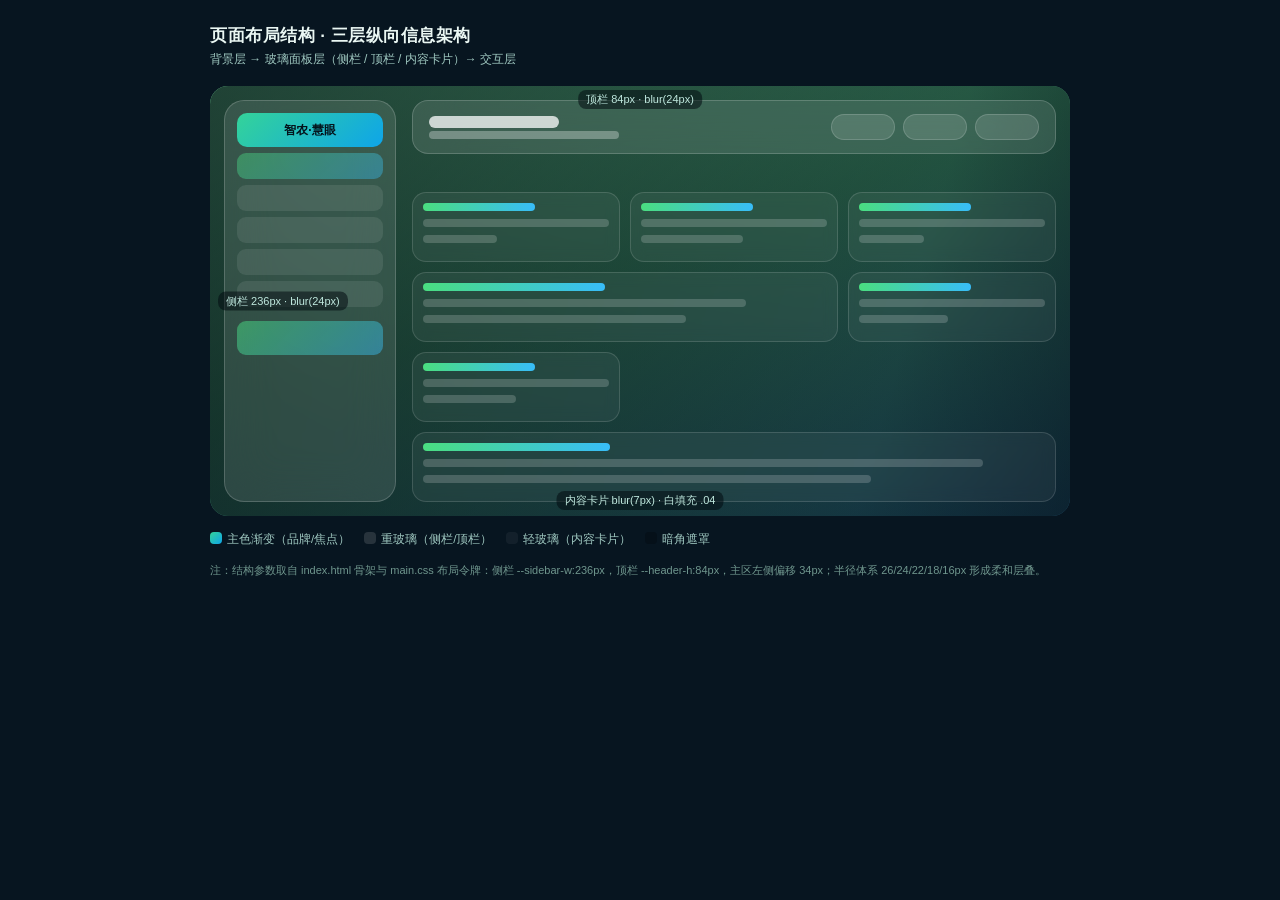
<file: _design_att/layout.html>
<!doctype html>
<html lang="zh-CN">
<head>
<meta charset="utf-8">
<meta name="viewport" content="width=device-width, initial-scale=1">
<meta name="use-iframe" content="true">
<meta name="html-box-height-mode" content="auto">
<meta name="description" content="智农·慧眼页面布局结构：背景层、侧边导航、顶部栏、内容滚动区与玻璃层级">
<title>页面布局结构</title>
<style>
  * { box-sizing: border-box; margin: 0; padding: 0; }
  body { font-family: "Inter","PingFang SC","Microsoft YaHei",sans-serif;
         background: #071520; color: #eaf7f3; padding: 24px; }
  .wrap { max-width: 860px; margin: 0 auto; }
  .h { font-size: 17px; font-weight: 700; letter-spacing: .5px; margin-bottom: 4px; }
  .sub { font-size: 12px; color: #9fc8c0; margin-bottom: 18px; }
  /* 舞台 */
  .stage { position: relative; height: 430px; border-radius: 18px; overflow: hidden;
           background: linear-gradient(160deg,#3f7a5e 0%,#2c5d4a 40%,#14344a 100%); }
  .bg-field { position: absolute; inset: 0;
              background: linear-gradient(160deg,#4e9a6e,#2c6b4f 45%,#163c52);
              opacity: .85; }
  .vignette { position: absolute; inset: 0;
              background: linear-gradient(105deg,rgba(3,11,17,.60),rgba(3,11,17,.40) 40%,rgba(3,11,17,.24) 78%,rgba(3,11,17,.50));
              border-radius: 18px; }
  /* 侧栏 */
  .sidebar { position: absolute; left: 14px; top: 14px; bottom: 14px; width: 172px;
             background: rgba(255,255,255,.11); border: 1px solid rgba(255,255,255,.18);
             border-radius: 20px; backdrop-filter: blur(24px); z-index: 40;
             display: flex; flex-direction: column; padding: 12px; gap: 6px; }
  .logo { height: 34px; border-radius: 10px; background: linear-gradient(135deg,#34d399,#0ea5e9);
          display:flex; align-items:center; justify-content:center; font-size:12px; font-weight:700; color:#04121b; }
  .navi { height: 26px; border-radius: 9px; background: rgba(255,255,255,.09); }
  .navi.on { background: linear-gradient(135deg,rgba(74,222,128,.42),rgba(56,189,248,.4)); }
  .navi.cta { height: 34px; margin-top: 8px; background: linear-gradient(135deg,rgba(74,222,128,.5),rgba(56,189,248,.46)); }
  /* 顶栏 */
  .header { position: absolute; left: calc(14px + 172px + 16px); right: 14px; top: 14px; height: 54px;
            background: rgba(255,255,255,.11); border: 1px solid rgba(255,255,255,.18);
            border-radius: 16px; backdrop-filter: blur(24px); z-index: 30;
            display: flex; align-items: center; justify-content: space-between; padding: 0 16px; }
  .hleft { display:flex; flex-direction:column; gap:3px; }
  .htitle { width: 130px; height: 12px; border-radius: 6px; background: rgba(255,255,255,.75); }
  .hsub { width: 190px; height: 8px; border-radius: 5px; background: rgba(255,255,255,.3); }
  .hchips { display:flex; gap:8px; }
  .chip { height: 26px; width: 64px; border-radius: 999px; background: rgba(255,255,255,.13);
          border:1px solid rgba(255,255,255,.16); }
  /* 内容区 */
  .content { position: absolute; left: calc(14px + 172px + 16px); right: 14px;
             top: 14px + 54px + 14px; bottom: 14px; border-radius: 16px;
             display: grid; grid-template-columns: 1fr 1fr 1fr; grid-template-rows: repeat(4,1fr); gap: 10px; }
  .card { border-radius: 14px; background: rgba(255,255,255,.05);
          border: 1px solid rgba(255,255,255,.14); backdrop-filter: blur(7px);
          padding: 10px; }
  .card .bar { height: 8px; border-radius: 4px; background: rgba(255,255,255,.18); margin-bottom: 8px; }
  .card .bar.g { width: 60%; background: linear-gradient(90deg,#4ade80,#38bdf8); }
  .card.s2 { grid-column: span 2; }
  .card.s2x { grid-column: span 3; }
  /* 标注 */
  .dim { position: absolute; font-size: 11px; color: #bfe8de; z-index: 60;
         background: rgba(3,11,17,.55); padding: 2px 8px; border-radius: 8px; white-space: nowrap; }
  .d-sidebar { left: 8px; top: 50%; transform: translateY(-50%); }
  .d-main { left: 50%; top: 4px; transform: translateX(-50%); }
  .d-glass { left: 50%; bottom: 6px; transform: translateX(-50%); }
  .legend { margin-top: 16px; display: flex; gap: 14px; flex-wrap: wrap; font-size: 11.5px; color: #9fc8c0; }
  .legend i { display:inline-block; width: 12px; height: 12px; border-radius: 4px; margin-right: 5px; vertical-align: -1px; }
  .foot { margin-top: 14px; font-size: 11px; color: #6f968d; line-height: 1.7; }
</style>
</head>
<body>
<div class="wrap">
  <div class="h">页面布局结构 · 三层纵向信息架构</div>
  <div class="sub">背景层 → 玻璃面板层（侧栏 / 顶栏 / 内容卡片）→ 交互层</div>

  <div class="stage">
    <div class="bg-field"></div>
    <div class="vignette"></div>

    <div class="sidebar">
      <div class="logo">智农·慧眼</div>
      <div class="navi on"></div>
      <div class="navi"></div>
      <div class="navi"></div>
      <div class="navi"></div>
      <div class="navi"></div>
      <div class="navi cta"></div>
    </div>

    <div class="header">
      <div class="hleft"><div class="htitle"></div><div class="hsub"></div></div>
      <div class="hchips"><div class="chip"></div><div class="chip"></div><div class="chip"></div></div>
    </div>

    <div class="content">
      <div class="card"><div class="bar g"></div><div class="bar"></div><div class="bar" style="width:40%"></div></div>
      <div class="card"><div class="bar g"></div><div class="bar"></div><div class="bar" style="width:55%"></div></div>
      <div class="card"><div class="bar g"></div><div class="bar"></div><div class="bar" style="width:35%"></div></div>
      <div class="card s2"><div class="bar g" style="width:45%"></div><div class="bar" style="width:80%"></div><div class="bar" style="width:65%"></div></div>
      <div class="card"><div class="bar g"></div><div class="bar"></div><div class="bar" style="width:48%"></div></div>
      <div class="card"><div class="bar g"></div><div class="bar"></div><div class="bar" style="width:50%"></div></div>
      <div class="card s2x"><div class="bar g" style="width:30%"></div><div class="bar" style="width:90%"></div><div class="bar" style="width:72%"></div></div>
    </div>

    <div class="dim d-sidebar">侧栏 236px · blur(24px)</div>
    <div class="dim d-main">顶栏 84px · blur(24px)</div>
    <div class="dim d-glass">内容卡片 blur(7px) · 白填充 .04</div>
  </div>

  <div class="legend">
    <span><i style="background:linear-gradient(135deg,#34d399,#0ea5e9)"></i>主色渐变（品牌/焦点）</span>
    <span><i style="background:rgba(255,255,255,.13)"></i>重玻璃（侧栏/顶栏）</span>
    <span><i style="background:rgba(255,255,255,.05)"></i>轻玻璃（内容卡片）</span>
    <span><i style="background:rgba(3,11,17,.5)"></i>暗角遮罩</span>
  </div>

  <div class="foot">注：结构参数取自 index.html 骨架与 main.css 布局令牌：侧栏 --sidebar-w:236px，顶栏 --header-h:84px，主区左侧偏移 34px；半径体系 26/24/22/18/16px 形成柔和层叠。</div>
</div>
</body>
</html>
</file>
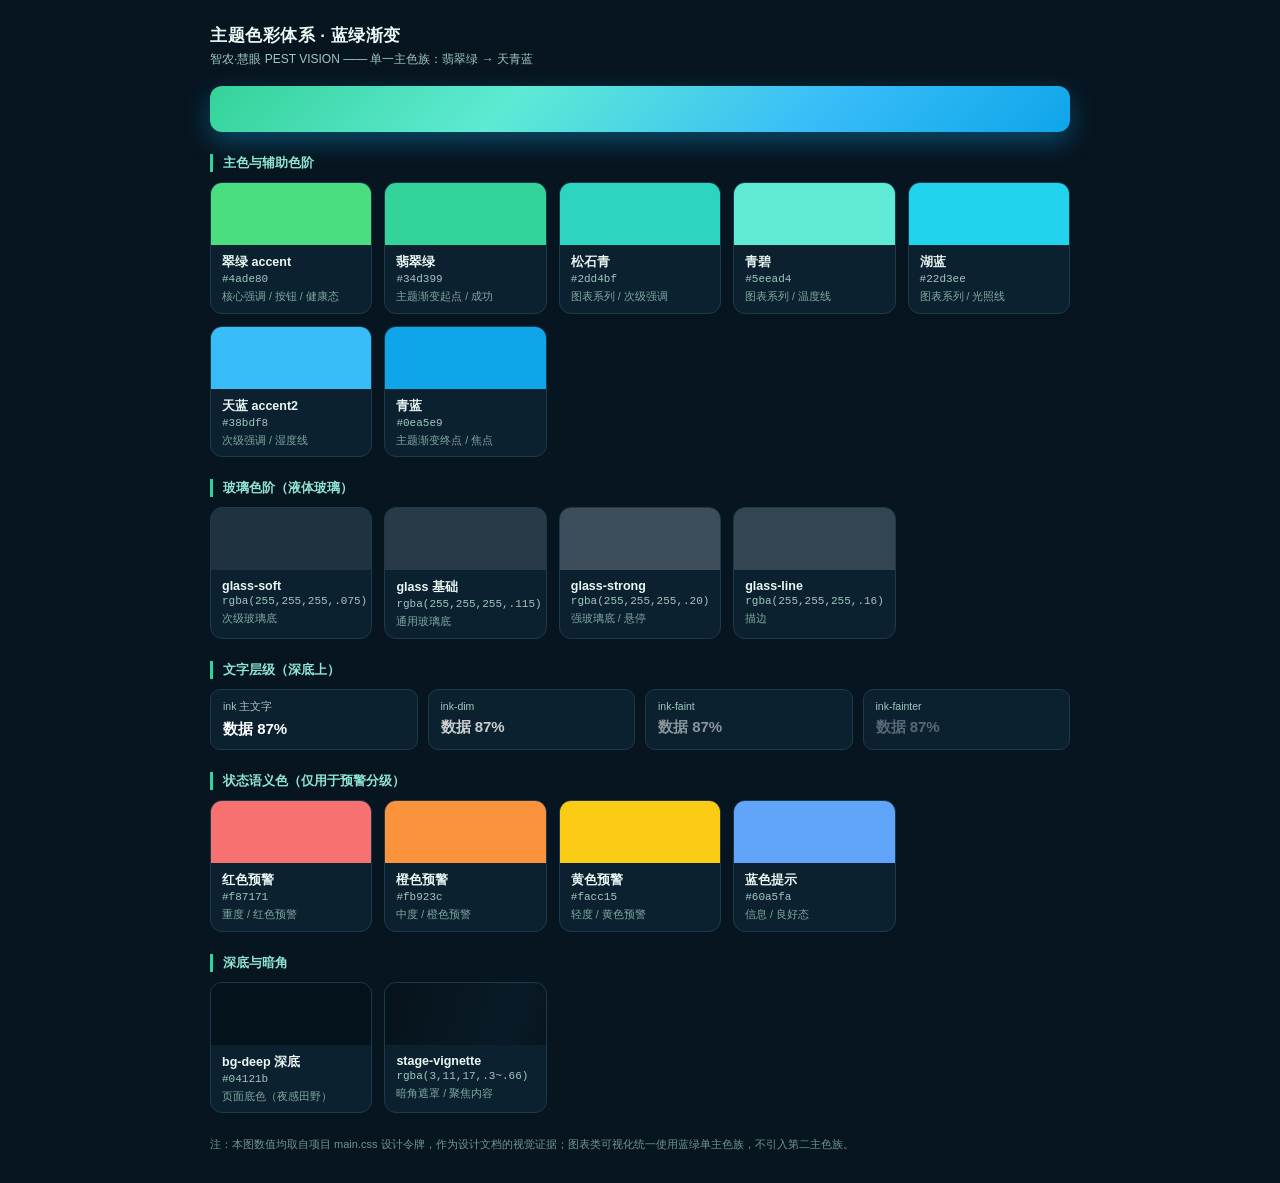
<file: _design_att/palette.html>
<!doctype html>
<html lang="zh-CN">
<head>
<meta charset="utf-8">
<meta name="viewport" content="width=device-width, initial-scale=1">
<meta name="use-iframe" content="true">
<meta name="html-box-height-mode" content="auto">
<meta name="description" content="智农·慧眼 PEST VISION 主题色彩体系：蓝绿渐变主色、辅助色阶、玻璃色阶、文字层级与状态语义色">
<title>主题色彩体系</title>
<style>
  * { box-sizing: border-box; margin: 0; padding: 0; }
  body { font-family: "Inter","PingFang SC","HarmonyOS Sans SC","Microsoft YaHei",sans-serif;
         background: #071520; color: #eaf7f3; padding: 24px; }
  .wrap { max-width: 860px; margin: 0 auto; }
  .h { font-size: 17px; font-weight: 700; letter-spacing: .5px; margin-bottom: 4px; }
  .sub { font-size: 12px; color: #9fc8c0; margin-bottom: 18px; }
  .sec { font-size: 13px; font-weight: 600; color: #8fe3d2; margin: 22px 0 10px;
         padding-left: 10px; border-left: 3px solid #34d399; }
  .gradbar { height: 46px; border-radius: 12px; margin-bottom: 20px;
             background: linear-gradient(135deg,#34d399 0%,#5eead4 35%,#38bdf8 70%,#0ea5e9 100%);
             box-shadow: 0 10px 26px rgba(14,165,233,.35); }
  .grid { display: grid; grid-template-columns: repeat(auto-fill, minmax(150px,1fr)); gap: 12px; }
  .sw { border-radius: 12px; overflow: hidden; background: #0c2130; border: 1px solid #1d3a4c; }
  .sw .c { height: 62px; }
  .sw .t { padding: 9px 11px; }
  .sw .n { font-size: 12.5px; font-weight: 600; color: #eaf7f3; }
  .sw .v { font-size: 11px; color: #9fc8c0; font-family: Consolas,monospace; margin-top: 2px; }
  .sw .r { font-size: 10.5px; color: #7fa89f; margin-top: 4px; line-height: 1.4; }
  .ink { display: grid; grid-template-columns: repeat(4,1fr); gap: 10px; }
  .ink .i { border-radius: 10px; padding: 10px 12px; background: #0c2130; border: 1px solid #1d3a4c; }
  .ink .lb { font-size: 10.5px; color: #9fc8c0; margin-bottom: 6px; }
  .ink .sm { font-size: 15px; font-weight: 600; }
  .foot { margin-top: 22px; font-size: 11px; color: #6f968d; line-height: 1.7; }
  @media (max-width: 600px){ .ink{grid-template-columns:repeat(2,1fr);} }
</style>
</head>
<body>
<div class="wrap">
  <div class="h">主题色彩体系 · 蓝绿渐变</div>
  <div class="sub">智农·慧眼 PEST VISION —— 单一主色族：翡翠绿 → 天青蓝</div>

  <div class="gradbar"></div>

  <div class="sec">主色与辅助色阶</div>
  <div class="grid">
    <div class="sw"><div class="c" style="background:#4ade80"></div><div class="t"><div class="n">翠绿 accent</div><div class="v">#4ade80</div><div class="r">核心强调 / 按钮 / 健康态</div></div></div>
    <div class="sw"><div class="c" style="background:#34d399"></div><div class="t"><div class="n">翡翠绿</div><div class="v">#34d399</div><div class="r">主题渐变起点 / 成功</div></div></div>
    <div class="sw"><div class="c" style="background:#2dd4bf"></div><div class="t"><div class="n">松石青</div><div class="v">#2dd4bf</div><div class="r">图表系列 / 次级强调</div></div></div>
    <div class="sw"><div class="c" style="background:#5eead4"></div><div class="t"><div class="n">青碧</div><div class="v">#5eead4</div><div class="r">图表系列 / 温度线</div></div></div>
    <div class="sw"><div class="c" style="background:#22d3ee"></div><div class="t"><div class="n">湖蓝</div><div class="v">#22d3ee</div><div class="r">图表系列 / 光照线</div></div></div>
    <div class="sw"><div class="c" style="background:#38bdf8"></div><div class="t"><div class="n">天蓝 accent2</div><div class="v">#38bdf8</div><div class="r">次级强调 / 湿度线</div></div></div>
    <div class="sw"><div class="c" style="background:#0ea5e9"></div><div class="t"><div class="n">青蓝</div><div class="v">#0ea5e9</div><div class="r">主题渐变终点 / 焦点</div></div></div>
  </div>

  <div class="sec">玻璃色阶（液体玻璃）</div>
  <div class="grid">
    <div class="sw"><div class="c" style="background:rgba(255,255,255,.075)"></div><div class="t"><div class="n">glass-soft</div><div class="v">rgba(255,255,255,.075)</div><div class="r">次级玻璃底</div></div></div>
    <div class="sw"><div class="c" style="background:rgba(255,255,255,.115)"></div><div class="t"><div class="n">glass 基础</div><div class="v">rgba(255,255,255,.115)</div><div class="r">通用玻璃底</div></div></div>
    <div class="sw"><div class="c" style="background:rgba(255,255,255,.20)"></div><div class="t"><div class="n">glass-strong</div><div class="v">rgba(255,255,255,.20)</div><div class="r">强玻璃底 / 悬停</div></div></div>
    <div class="sw"><div class="c" style="background:rgba(255,255,255,.16)"></div><div class="t"><div class="n">glass-line</div><div class="v">rgba(255,255,255,.16)</div><div class="r">描边</div></div></div>
  </div>

  <div class="sec">文字层级（深底上）</div>
  <div class="ink">
    <div class="i"><div class="lb">ink 主文字</div><div class="sm" style="color:#fff">数据 87%</div></div>
    <div class="i"><div class="lb">ink-dim</div><div class="sm" style="color:rgba(255,255,255,.78)">数据 87%</div></div>
    <div class="i"><div class="lb">ink-faint</div><div class="sm" style="color:rgba(255,255,255,.52)">数据 87%</div></div>
    <div class="i"><div class="lb">ink-fainter</div><div class="sm" style="color:rgba(255,255,255,.32)">数据 87%</div></div>
  </div>

  <div class="sec">状态语义色（仅用于预警分级）</div>
  <div class="grid">
    <div class="sw"><div class="c" style="background:#f87171"></div><div class="t"><div class="n">红色预警</div><div class="v">#f87171</div><div class="r">重度 / 红色预警</div></div></div>
    <div class="sw"><div class="c" style="background:#fb923c"></div><div class="t"><div class="n">橙色预警</div><div class="v">#fb923c</div><div class="r">中度 / 橙色预警</div></div></div>
    <div class="sw"><div class="c" style="background:#facc15"></div><div class="t"><div class="n">黄色预警</div><div class="v">#facc15</div><div class="r">轻度 / 黄色预警</div></div></div>
    <div class="sw"><div class="c" style="background:#60a5fa"></div><div class="t"><div class="n">蓝色提示</div><div class="v">#60a5fa</div><div class="r">信息 / 良好态</div></div></div>
  </div>

  <div class="sec">深底与暗角</div>
  <div class="grid">
    <div class="sw"><div class="c" style="background:#04121b"></div><div class="t"><div class="n">bg-deep 深底</div><div class="v">#04121b</div><div class="r">页面底色（夜感田野）</div></div></div>
    <div class="sw"><div class="c" style="background:linear-gradient(105deg,rgba(3,11,17,.66),rgba(3,11,17,.46) 40%,rgba(3,11,17,.30) 78%,rgba(3,11,17,.55))"></div><div class="t"><div class="n">stage-vignette</div><div class="v">rgba(3,11,17,.3~.66)</div><div class="r">暗角遮罩 / 聚焦内容</div></div></div>
  </div>

  <div class="foot">注：本图数值均取自项目 main.css 设计令牌，作为设计文档的视觉证据；图表类可视化统一使用蓝绿单主色族，不引入第二主色族。</div>
</div>
</body>
</html>
</file>
